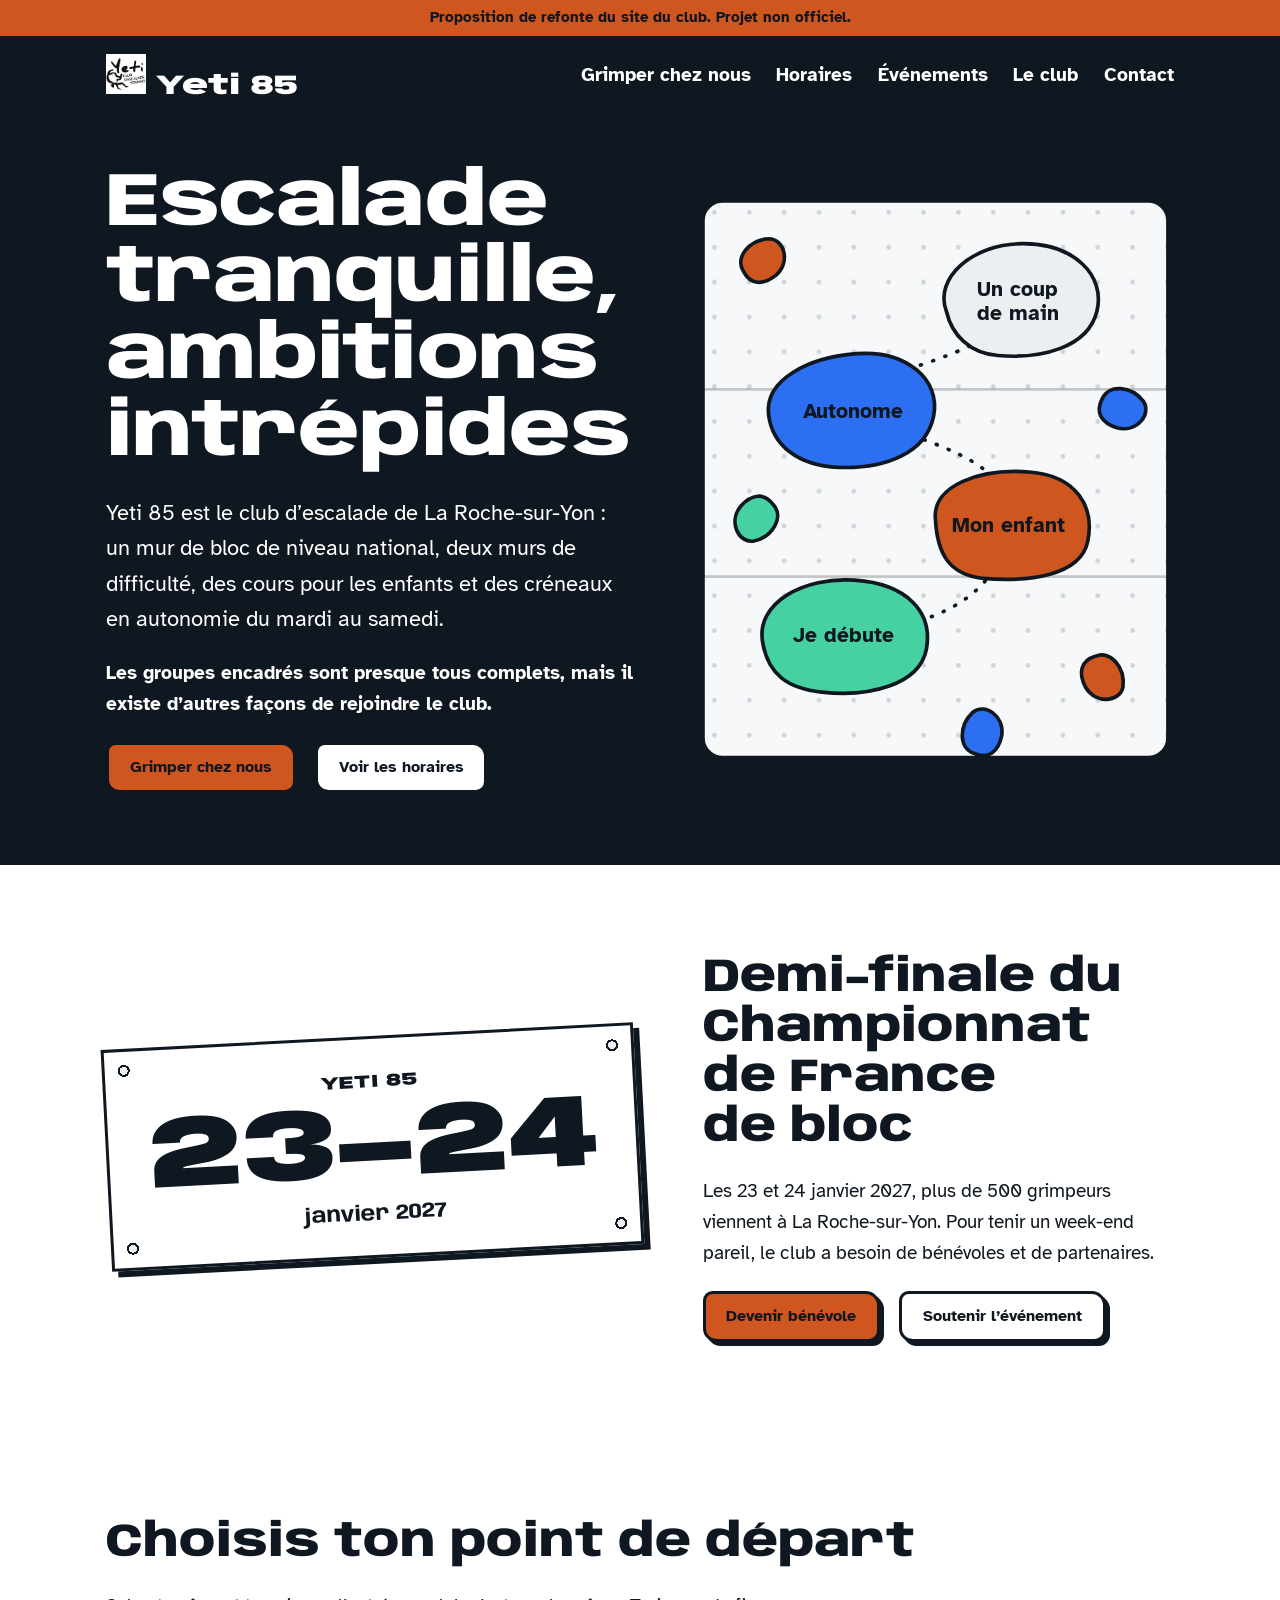
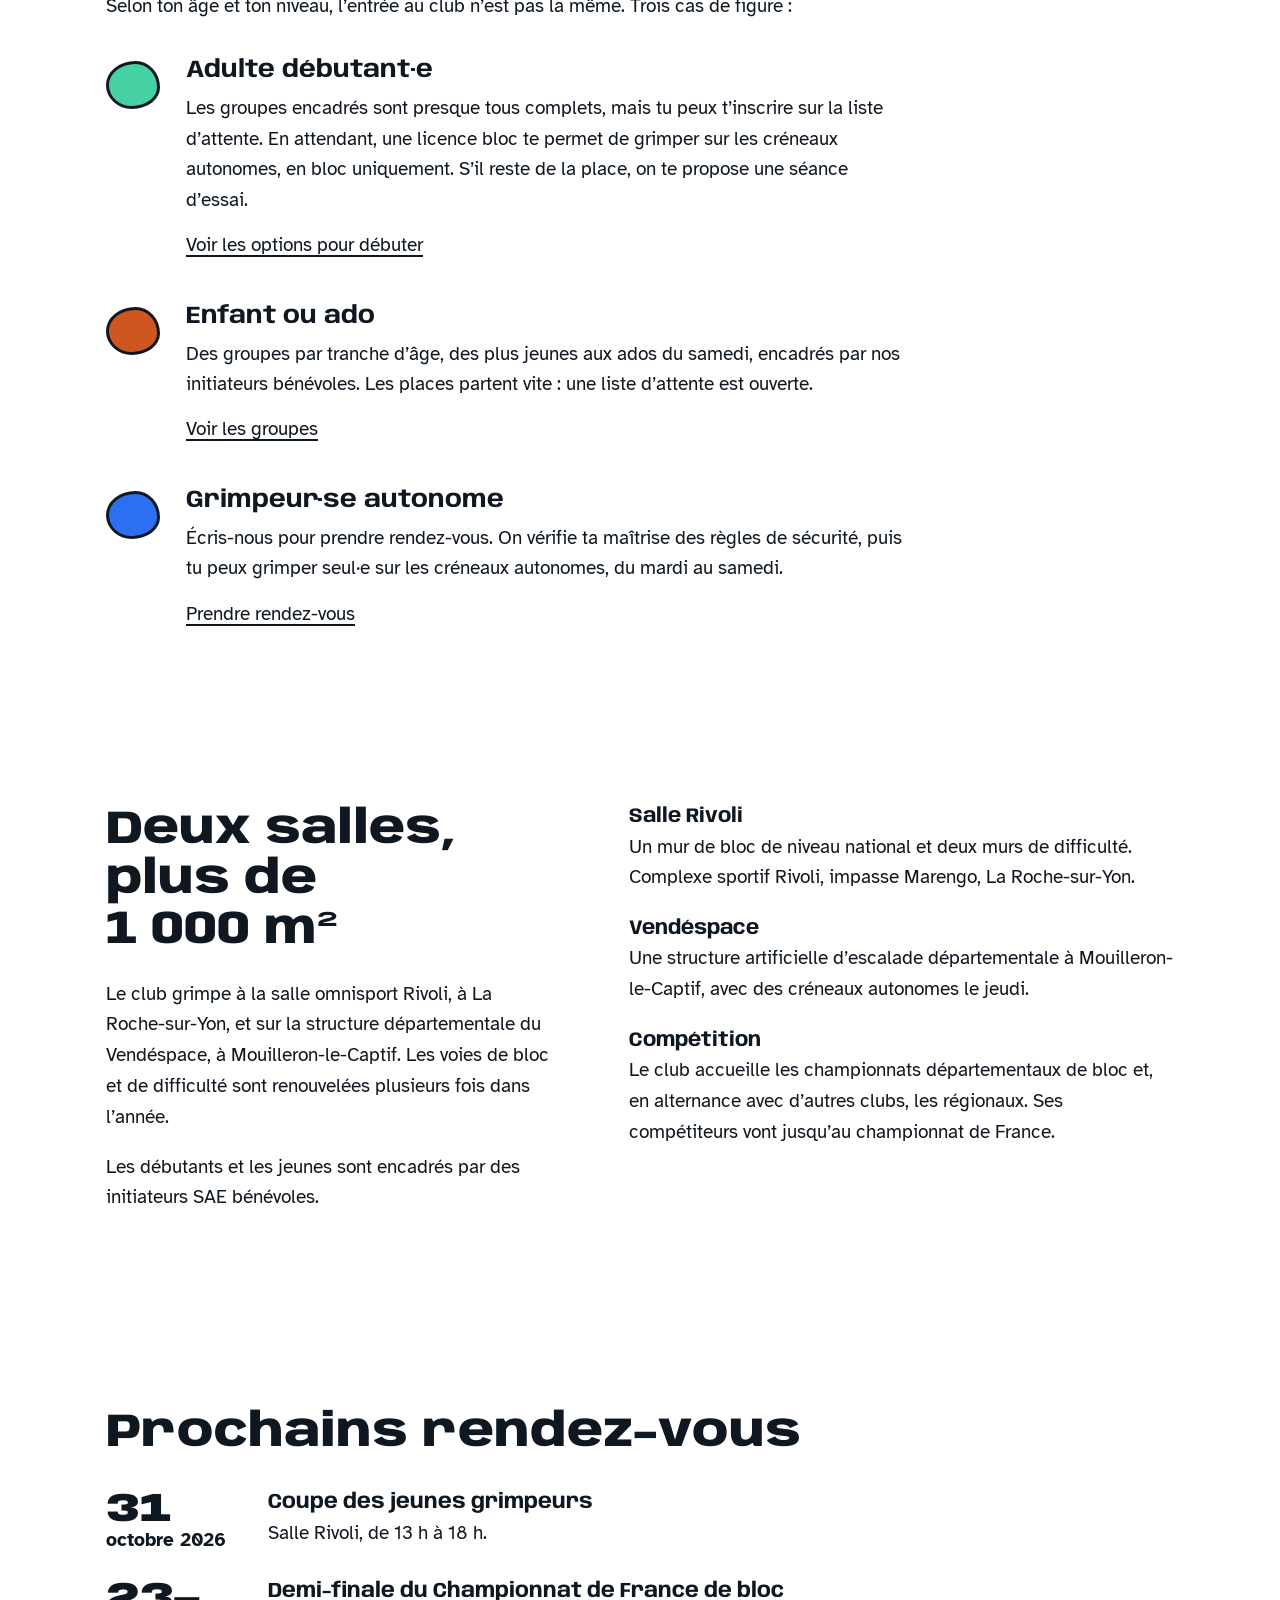
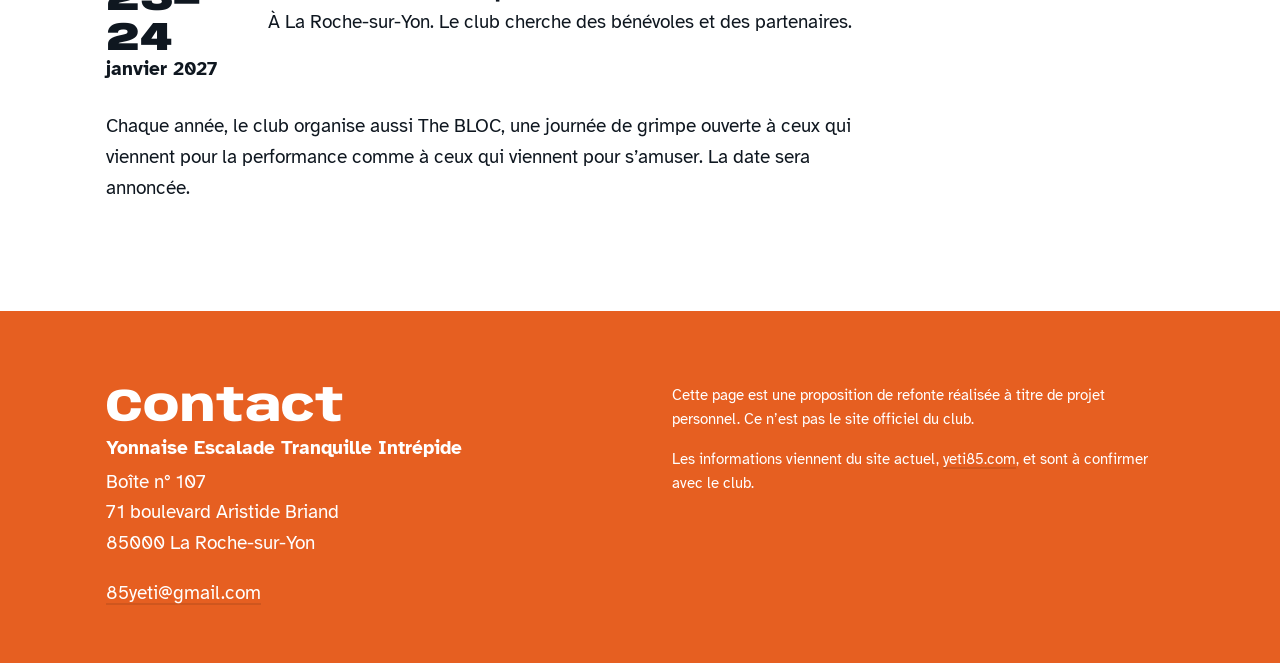
<file: index.html>
<!doctype html>
<html lang="fr">
<head>
  <meta charset="utf-8">
  <meta name="viewport" content="width=device-width, initial-scale=1">
  <title>Yeti 85 · Club d’escalade à La Roche-sur-Yon (concept de refonte)</title>
  <meta name="description" content="Club d’escalade de La Roche-sur-Yon : mur de bloc de niveau national, cours pour les enfants, créneaux autonomes du mardi au samedi.">
  <meta name="robots" content="noindex">
  <meta name="theme-color" content="#2150e6">
  <link rel="preconnect" href="https://fonts.googleapis.com">
  <link rel="preconnect" href="https://fonts.gstatic.com" crossorigin>
  <link rel="stylesheet" href="https://fonts.googleapis.com/css2?family=Anybody:wdth,wght@50..150,400..900&family=Atkinson+Hyperlegible:ital,wght@0,400;0,700;1,400&display=swap">
  <link rel="stylesheet" href="css/style.css">
  <script>document.documentElement.classList.add('js');</script>
  <script src="js/main.js" defer></script>
</head>
<body>
  <a class="skip" href="#main">Aller au contenu</a>
  <div class="concept-bar"><p>Proposition de refonte du site du club. Projet non officiel.</p></div>

  <header class="band--mat on-mat">
    <div class="site-header wrap">
      <a class="brand" href="index.html"><img src="img/logo.jpg" width="40" height="40" alt=""> Yeti 85</a>
      <button class="nav-toggle" type="button" aria-expanded="false" aria-controls="menu">Menu</button>
      <nav class="nav" id="menu" aria-label="Navigation principale">
        <a href="grimper.html">Grimper chez nous</a>
        <a href="horaires.html">Horaires</a>
        <a href="evenements.html">Événements</a>
        <a href="index.html#club">Le club</a>
        <a href="#contact">Contact</a>
      </nav>
    </div>
  </header>

  <main id="main">
    <section class="band--mat on-mat">
      <div class="hero wrap">
        <div class="hero-text">
          <h1>Escalade tranquille, ambitions intrépides</h1>
          <p class="lede">Yeti 85 est le club d’escalade de La Roche-sur-Yon&nbsp;: un mur de bloc de niveau national, deux murs de difficulté, des cours pour les enfants et des créneaux en autonomie du mardi au samedi.</p>
          <p class="waitlist">Les groupes encadrés sont presque tous complets, mais il existe d’autres façons de rejoindre le club.</p>
          <p class="actions">
            <a class="btn" href="grimper.html">Grimper chez nous</a>
            <a class="btn btn--white" href="horaires.html">Voir les horaires</a>
          </p>
        </div>

        <svg class="wall" viewBox="0 0 520 620" role="group" aria-label="Quatre prises pour choisir ton point de départ">
          <defs>
            <pattern id="bolts" width="38" height="38" patternUnits="userSpaceOnUse">
              <circle cx="19" cy="19" r="2.6" fill="#0f1720" fill-opacity=".16"/>
            </pattern>
          </defs>
          <rect x="6" y="6" width="508" height="608" rx="22" fill="#f6f8fa" stroke="#0f1720" stroke-width="5"/>
          <rect x="6" y="6" width="508" height="608" rx="22" fill="url(#bolts)"/>
          <path d="M6 212H514M6 416H514" stroke="#0f1720" stroke-opacity=".22" stroke-width="3"/>
          <path d="M160 480C260 470 330 440 340 360S230 270 170 235S330 190 350 115" fill="none" stroke="#0f1720" stroke-width="4" stroke-dasharray="1 13" stroke-linecap="round"/>

          <path class="decor f-jaune" style="--x:70px;--y:72px;--r:-20deg;--d:.05s" d="M-22 4C-26-14-4-26 16-20C32-14 30 12 10 20C-8 26-20 20-22 4Z"/>
          <path class="decor f-tomate" style="--x:462px;--y:232px;--r:35deg;--d:.12s" d="M-22 4C-26-14-4-26 16-20C32-14 30 12 10 20C-8 26-20 20-22 4Z"/>
          <path class="decor f-menthe" style="--x:66px;--y:352px;--r:150deg;--d:.2s" d="M-22 4C-26-14-4-26 16-20C32-14 30 12 10 20C-8 26-20 20-22 4Z"/>
          <path class="decor f-jaune" style="--x:442px;--y:524px;--r:80deg;--d:.28s" d="M-22 4C-26-14-4-26 16-20C32-14 30 12 10 20C-8 26-20 20-22 4Z"/>
          <path class="decor f-tomate" style="--x:310px;--y:588px;--r:-60deg;--d:.35s" d="M-22 4C-26-14-4-26 16-20C32-14 30 12 10 20C-8 26-20 20-22 4Z"/>

          <a class="hold" href="grimper.html#debutant" aria-label="Je débute : les options pour les adultes débutants" style="--x:160px;--y:480px;--d:.15s">
            <path class="blob f-menthe" d="M-88 10C-98-36-42-64 12-60C68-56 98-26 90 16C82 54 28 68-24 62C-62 58-82 42-88 10Z"/>
            <text x="0" y="0">Je débute</text>
          </a>
          <a class="hold" href="grimper.html#enfants" aria-label="Mon enfant : les groupes pour les enfants et les ados" style="--x:340px;--y:360px;--d:.25s">
            <path class="blob f-jaune" d="M-80-6C-84-44-30-62 22-58C74-54 94-20 86 18C78 56 20 62-28 58C-66 54-78 30-80-6Z"/>
            <text x="0" y="0">Mon enfant</text>
          </a>
          <a class="hold" href="grimper.html#autonome" aria-label="Autonome : prendre rendez-vous pour grimper en autonomie" style="--x:170px;--y:235px;--d:.35s">
            <path class="blob f-tomate" d="M-92 4C-96-34-48-58 4-62C58-66 96-34 88 6C80 46 36 64-16 62C-60 60-88 38-92 4Z"/>
            <text x="0" y="0">Autonome</text>
          </a>
          <a class="hold" href="evenements.html#benevoles" aria-label="Un coup de main : devenir bénévole" style="--x:350px;--y:115px;--d:.45s">
            <path class="blob f-chalk" d="M-78 12C-92-24-50-62 6-62C60-62 96-28 86 12C76 52 24 64-22 60C-52 58-72 38-78 12Z"/>
            <text><tspan x="0" y="-13">Un coup</tspan><tspan x="0" y="14">de main</tspan></text>
          </a>
        </svg>
      </div>
    </section>

    <section class="section" aria-labelledby="demi-titre">
      <div class="wrap bib-grid">
        <div class="bib" aria-hidden="true">
          <p class="bib-club">YETI 85</p>
          <p class="bib-date">23–24</p>
          <p class="bib-month">janvier 2027</p>
        </div>
        <div class="bib-text">
          <h2 id="demi-titre">Demi-finale du Championnat de France de bloc</h2>
          <p>Les 23 et 24 janvier 2027, plus de 500 grimpeurs viennent à La Roche-sur-Yon. Pour tenir un week-end pareil, le club a besoin de bénévoles et de partenaires.</p>
          <p class="actions">
            <a class="btn" href="evenements.html#benevoles">Devenir bénévole</a>
            <a class="btn btn--white" href="evenements.html#partenaires">Soutenir l’événement</a>
          </p>
        </div>
      </div>
    </section>

    <section class="section section--white" aria-labelledby="depart-titre">
      <div class="wrap">
        <h2 id="depart-titre">Choisis ton point de départ</h2>
        <p class="intro">Selon ton âge et ton niveau, l’entrée au club n’est pas la même. Trois cas de figure&nbsp;:</p>
        <ul class="paths">
          <li class="path path--menthe">
            <span class="dot" aria-hidden="true"></span>
            <div>
              <h3>Adulte débutant·e</h3>
              <p>Les groupes encadrés sont presque tous complets, mais tu peux t’inscrire sur la liste d’attente. En attendant, une licence bloc te permet de grimper sur les créneaux autonomes, en bloc uniquement. S’il reste de la place, on te propose une séance d’essai.</p>
              <a href="grimper.html#debutant">Voir les options pour débuter</a>
            </div>
          </li>
          <li class="path path--jaune">
            <span class="dot" aria-hidden="true"></span>
            <div>
              <h3>Enfant ou ado</h3>
              <p>Des groupes par tranche d’âge, des plus jeunes aux ados du samedi, encadrés par nos initiateurs bénévoles. Les places partent vite&nbsp;: une liste d’attente est ouverte.</p>
              <a href="grimper.html#enfants">Voir les groupes</a>
            </div>
          </li>
          <li class="path path--tomate">
            <span class="dot" aria-hidden="true"></span>
            <div>
              <h3>Grimpeur·se autonome</h3>
              <p>Écris-nous pour prendre rendez-vous. On vérifie ta maîtrise des règles de sécurité, puis tu peux grimper seul·e sur les créneaux autonomes, du mardi au samedi.</p>
              <a href="grimper.html#autonome">Prendre rendez-vous</a>
            </div>
          </li>
        </ul>
      </div>
    </section>

    <section class="section" id="club" aria-labelledby="club-titre">
      <div class="wrap venues">
        <div>
          <h2 id="club-titre">Deux salles, plus de 1&nbsp;000&nbsp;m²</h2>
          <p>Le club grimpe à la salle omnisport Rivoli, à La Roche-sur-Yon, et sur la structure départementale du Vendéspace, à Mouilleron-le-Captif. Les voies de bloc et de difficulté sont renouvelées plusieurs fois dans l’année.</p>
          <p>Les débutants et les jeunes sont encadrés par des initiateurs SAE bénévoles.</p>
        </div>
        <dl class="facts">
          <div>
            <dt>Salle Rivoli</dt>
            <dd>Un mur de bloc de niveau national et deux murs de difficulté. Complexe sportif Rivoli, impasse Marengo, La Roche-sur-Yon.</dd>
          </div>
          <div>
            <dt>Vendéspace</dt>
            <dd>Une structure artificielle d’escalade départementale à Mouilleron-le-Captif, avec des créneaux autonomes le jeudi.</dd>
          </div>
          <div>
            <dt>Compétition</dt>
            <dd>Le club accueille les championnats départementaux de bloc et, en alternance avec d’autres clubs, les régionaux. Ses compétiteurs vont jusqu’au championnat de France.</dd>
          </div>
        </dl>
      </div>
    </section>

    <section class="section section--white" aria-labelledby="dates-titre">
      <div class="wrap">
        <h2 id="dates-titre">Prochains rendez-vous</h2>
        <ul class="dates">
          <li class="date">
            <time class="when" datetime="2026-10-31"><strong>31</strong><span>octobre 2026</span></time>
            <div>
              <h3>Coupe des jeunes grimpeurs</h3>
              <p>Salle Rivoli, de 13&nbsp;h à 18&nbsp;h.</p>
            </div>
          </li>
          <li class="date">
            <time class="when" datetime="2027-01-23"><strong>23–24</strong><span>janvier 2027</span></time>
            <div>
              <h3>Demi-finale du Championnat de France de bloc</h3>
              <p>À La Roche-sur-Yon. Le club cherche des bénévoles et des partenaires.</p>
            </div>
          </li>
        </ul>
        <p class="intro intro--spaced">Chaque année, le club organise aussi The BLOC, une journée de grimpe ouverte à ceux qui viennent pour la performance comme à ceux qui viennent pour s’amuser. La date sera annoncée.</p>
      </div>
    </section>
  </main>

  <footer class="site-footer on-mat" id="contact">
    <div class="wrap grid">
      <div>
        <h2>Contact</h2>
        <address>
          <p class="acro">Yonnaise Escalade Tranquille Intrépide</p>
          <p>Boîte n°&nbsp;107<br>71 boulevard Aristide Briand<br>85000 La Roche-sur-Yon</p>
          <p><a href="mailto:85yeti@gmail.com">85yeti@gmail.com</a></p>
        </address>
      </div>
      <div class="legal">
        <p>Cette page est une proposition de refonte réalisée à titre de projet personnel. Ce n’est pas le site officiel du club.</p>
        <p>Les informations viennent du site actuel, <a href="http://yeti85.com">yeti85.com</a>, et sont à confirmer avec le club.</p>
      </div>
    </div>
  </footer>
</body>
</html>
</file>
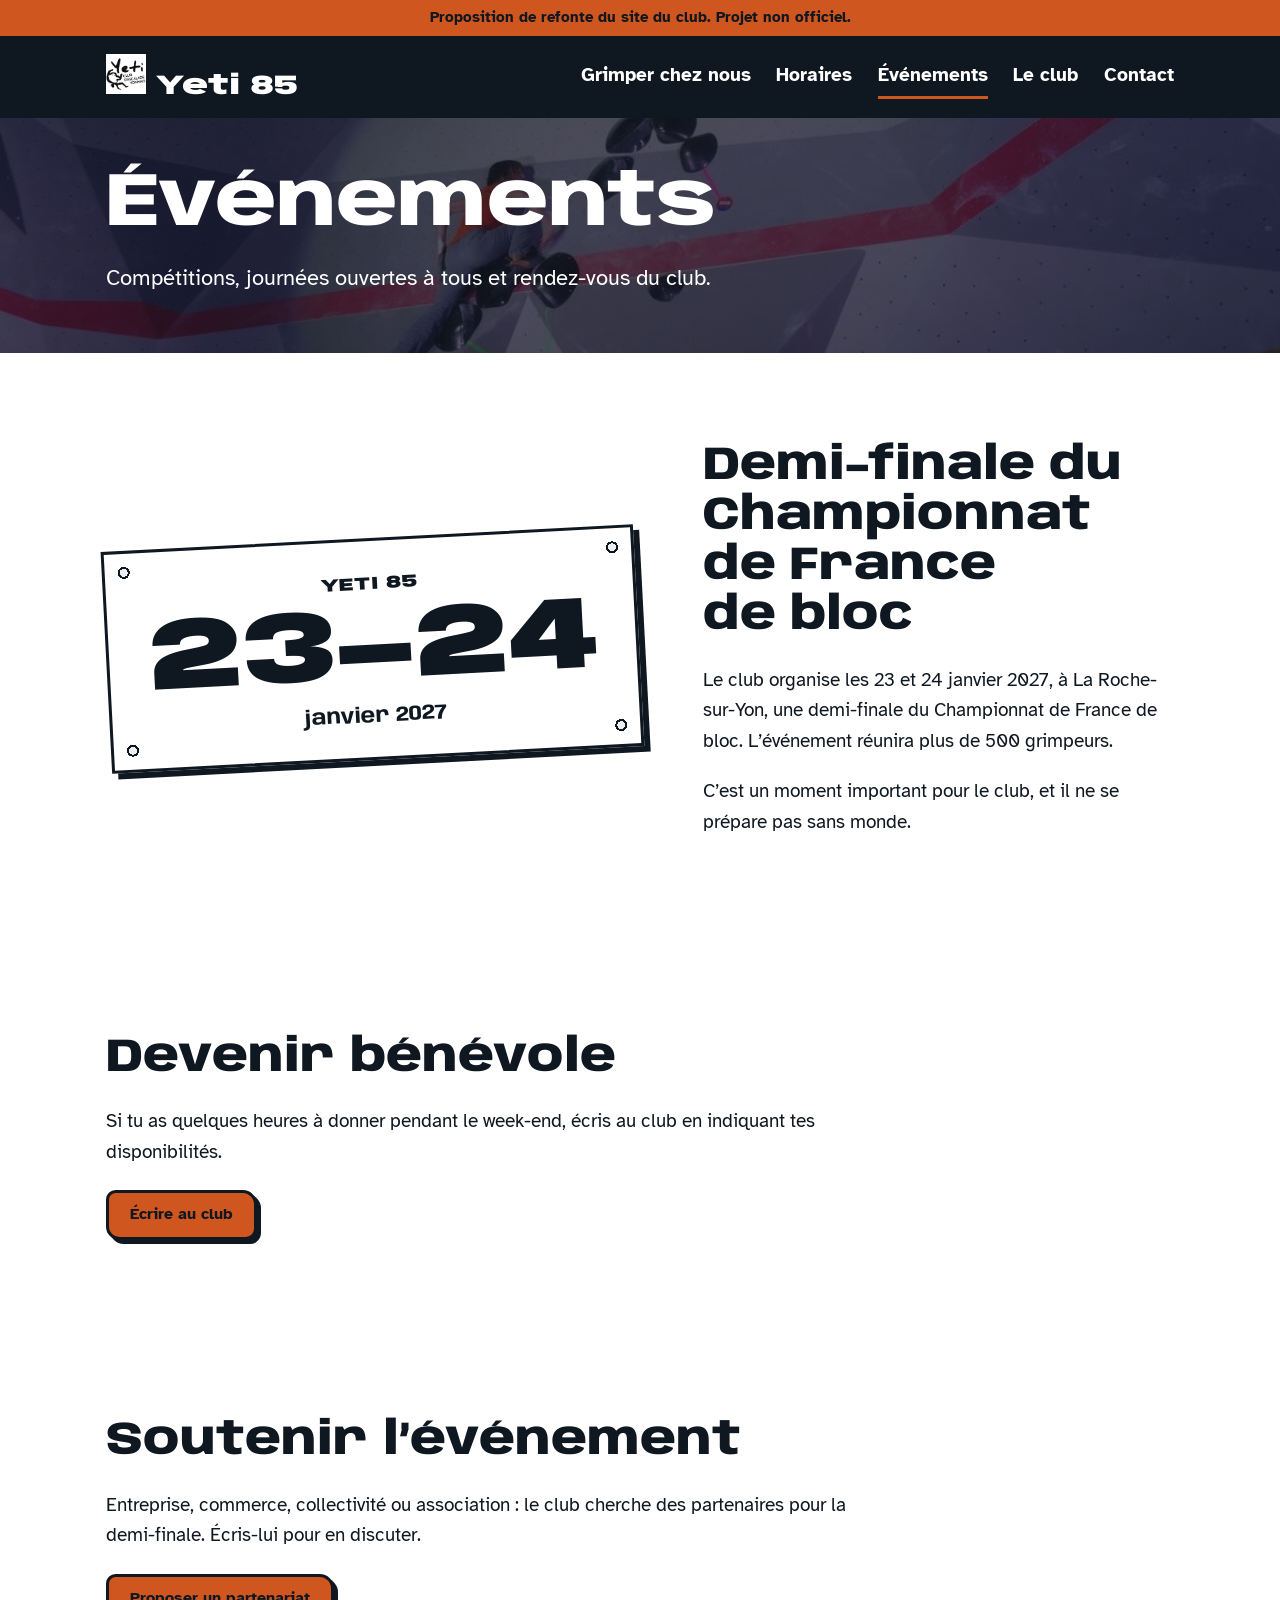
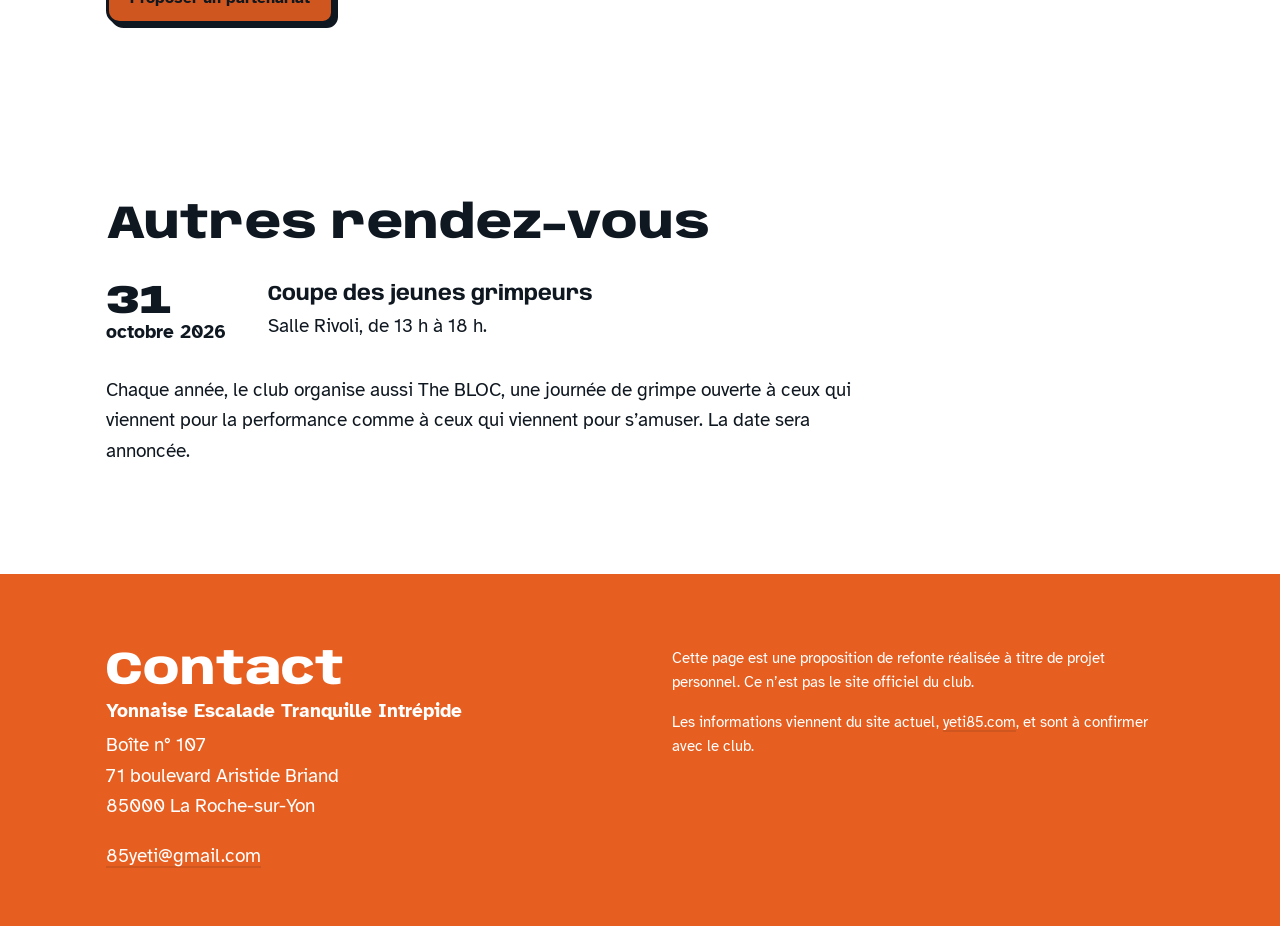
<file: evenements.html>
<!doctype html>
<html lang="fr">
<head>
  <meta charset="utf-8">
  <meta name="viewport" content="width=device-width, initial-scale=1">
  <title>Événements · Yeti 85 (concept de refonte)</title>
  <meta name="description" content="Demi-finale du Championnat de France de bloc, Coupe des jeunes grimpeurs, The BLOC : les événements du club d’escalade Yeti 85.">
  <meta name="robots" content="noindex">
  <meta name="theme-color" content="#2150e6">
  <link rel="preconnect" href="https://fonts.googleapis.com">
  <link rel="preconnect" href="https://fonts.gstatic.com" crossorigin>
  <link rel="stylesheet" href="https://fonts.googleapis.com/css2?family=Anybody:wdth,wght@50..150,400..900&family=Atkinson+Hyperlegible:ital,wght@0,400;0,700;1,400&display=swap">
  <link rel="stylesheet" href="css/style.css">
  <script>document.documentElement.classList.add('js');</script>
  <script src="js/main.js" defer></script>
</head>
<body>
  <a class="skip" href="#main">Aller au contenu</a>
  <div class="concept-bar"><p>Proposition de refonte du site du club. Projet non officiel.</p></div>

  <header class="band--mat on-mat">
    <div class="site-header wrap">
      <a class="brand" href="index.html"><img src="img/logo.jpg" width="40" height="40" alt=""> Yeti 85</a>
      <button class="nav-toggle" type="button" aria-expanded="false" aria-controls="menu">Menu</button>
      <nav class="nav" id="menu" aria-label="Navigation principale">
        <a href="grimper.html">Grimper chez nous</a>
        <a href="horaires.html">Horaires</a>
        <a href="evenements.html" aria-current="page">Événements</a>
        <a href="index.html#club">Le club</a>
        <a href="#contact">Contact</a>
      </nav>
    </div>
  </header>

  <main id="main">
    <section class="band--mat on-mat page-banner">
      <div class="page-head wrap">
        <h1>Événements</h1>
        <p>Compétitions, journées ouvertes à tous et rendez-vous du club.</p>
      </div>
    </section>

    <section class="section" aria-labelledby="demi-titre">
      <div class="wrap bib-grid">
        <div class="bib" aria-hidden="true">
          <p class="bib-club">YETI 85</p>
          <p class="bib-date">23–24</p>
          <p class="bib-month">janvier 2027</p>
        </div>
        <div class="bib-text">
          <h2 id="demi-titre">Demi-finale du Championnat de France de bloc</h2>
          <p>Le club organise les 23 et 24 janvier 2027, à La Roche-sur-Yon, une demi-finale du Championnat de France de bloc. L’événement réunira plus de 500 grimpeurs.</p>
          <p>C’est un moment important pour le club, et il ne se prépare pas sans monde.</p>
        </div>
      </div>
    </section>

    <section class="section section--white" id="benevoles" aria-labelledby="benevoles-titre">
      <div class="wrap">
        <h2 id="benevoles-titre">Devenir bénévole</h2>
        <p class="intro">Si tu as quelques heures à donner pendant le week-end, écris au club en indiquant tes disponibilités.</p>
        <p class="actions">
          <a class="btn" href="mailto:85yeti@gmail.com?subject=B%C3%A9n%C3%A9vole%20-%20demi-finale%20de%20bloc">Écrire au club</a>
        </p>
      </div>
    </section>

    <section class="section" id="partenaires" aria-labelledby="partenaires-titre">
      <div class="wrap">
        <h2 id="partenaires-titre">Soutenir l’événement</h2>
        <p class="intro">Entreprise, commerce, collectivité ou association&nbsp;: le club cherche des partenaires pour la demi-finale. Écris-lui pour en discuter.</p>
        <p class="actions">
          <a class="btn" href="mailto:85yeti@gmail.com?subject=Partenariat%20-%20demi-finale%20de%20bloc">Proposer un partenariat</a>
        </p>
      </div>
    </section>

    <section class="section section--white" aria-labelledby="autres-titre">
      <div class="wrap">
        <h2 id="autres-titre">Autres rendez-vous</h2>
        <ul class="dates">
          <li class="date">
            <time class="when" datetime="2026-10-31"><strong>31</strong><span>octobre 2026</span></time>
            <div>
              <h3>Coupe des jeunes grimpeurs</h3>
              <p>Salle Rivoli, de 13&nbsp;h à 18&nbsp;h.</p>
            </div>
          </li>
        </ul>
        <p class="intro intro--spaced">Chaque année, le club organise aussi The BLOC, une journée de grimpe ouverte à ceux qui viennent pour la performance comme à ceux qui viennent pour s’amuser. La date sera annoncée.</p>
      </div>
    </section>
  </main>

  <footer class="site-footer on-mat" id="contact">
    <div class="wrap grid">
      <div>
        <h2>Contact</h2>
        <address>
          <p class="acro">Yonnaise Escalade Tranquille Intrépide</p>
          <p>Boîte n°&nbsp;107<br>71 boulevard Aristide Briand<br>85000 La Roche-sur-Yon</p>
          <p><a href="mailto:85yeti@gmail.com">85yeti@gmail.com</a></p>
        </address>
      </div>
      <div class="legal">
        <p>Cette page est une proposition de refonte réalisée à titre de projet personnel. Ce n’est pas le site officiel du club.</p>
        <p>Les informations viennent du site actuel, <a href="http://yeti85.com">yeti85.com</a>, et sont à confirmer avec le club.</p>
      </div>
    </div>
  </footer>
</body>
</html>
</file>
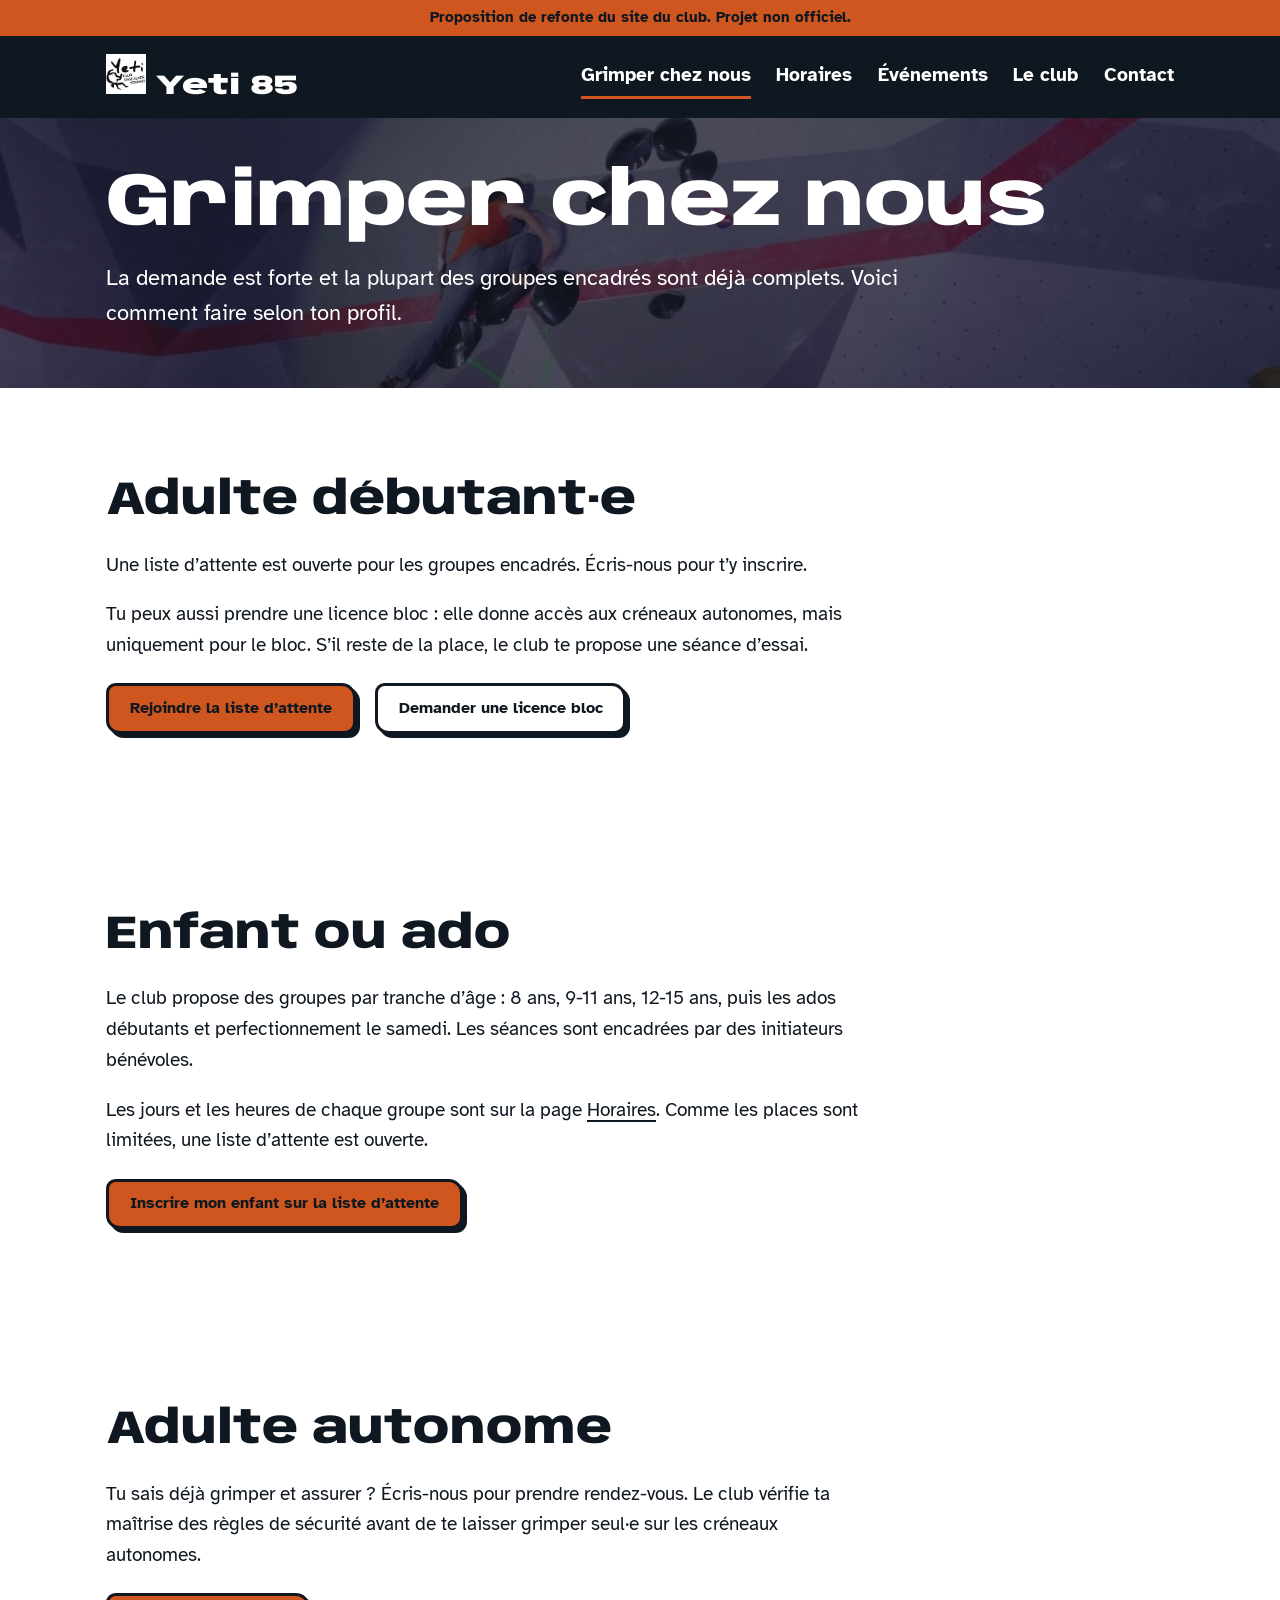
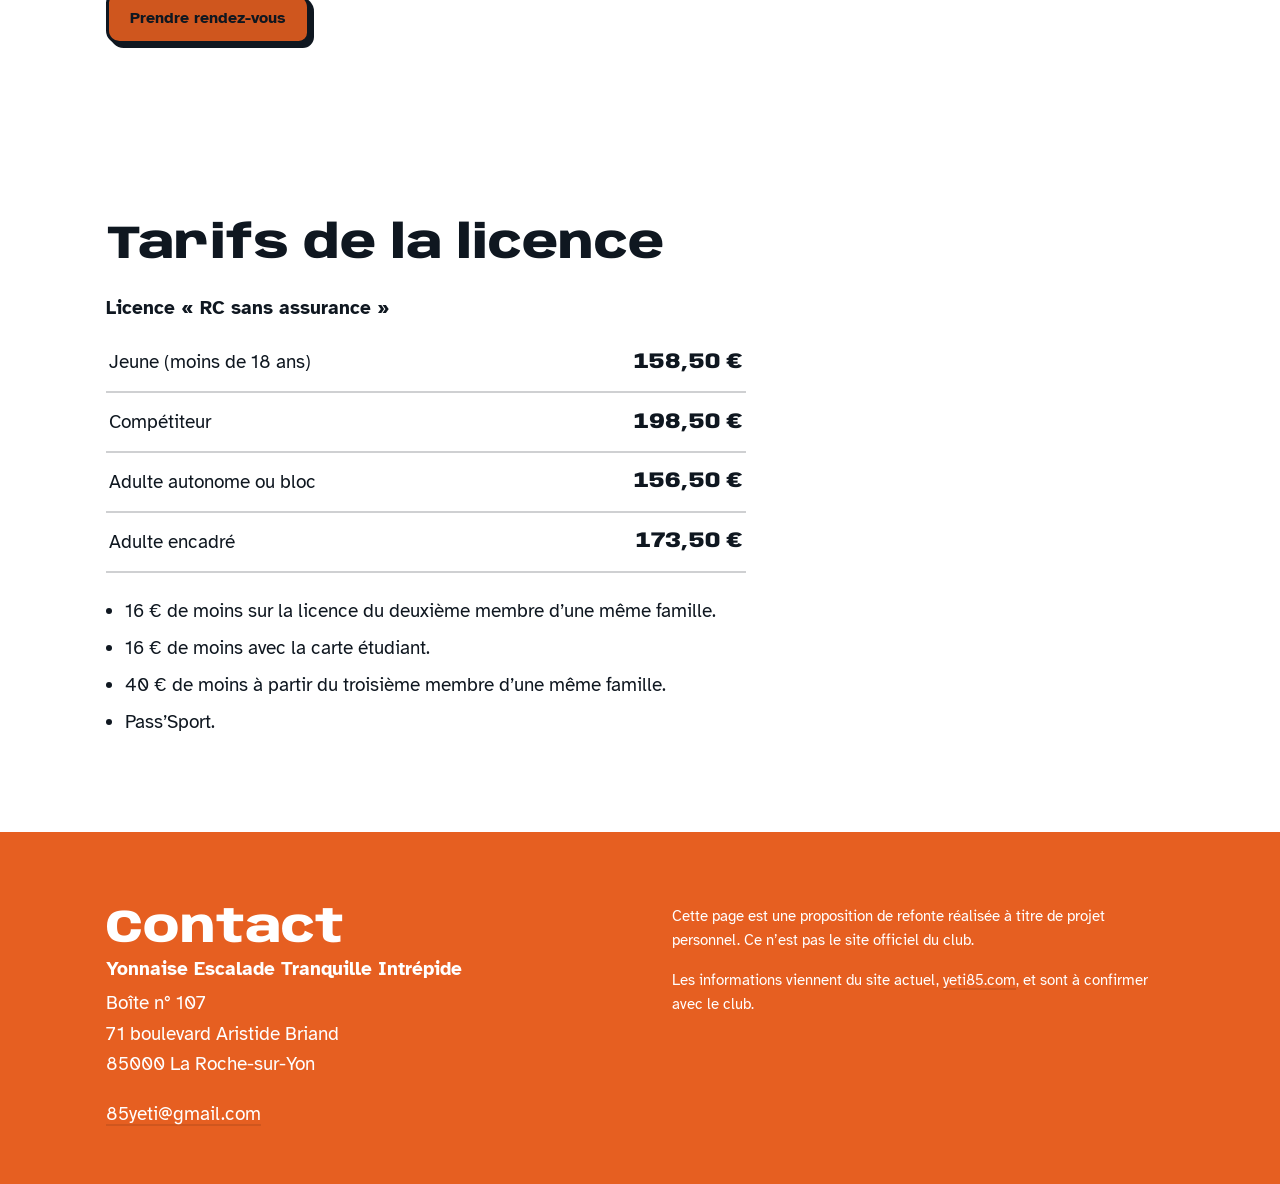
<file: grimper.html>
<!doctype html>
<html lang="fr">
<head>
  <meta charset="utf-8">
  <meta name="viewport" content="width=device-width, initial-scale=1">
  <title>Grimper chez nous · Yeti 85 (concept de refonte)</title>
  <meta name="description" content="Comment rejoindre le club d’escalade Yeti 85 à La Roche-sur-Yon : adultes débutants, enfants, grimpeurs autonomes, tarifs de la licence.">
  <meta name="robots" content="noindex">
  <meta name="theme-color" content="#2150e6">
  <link rel="preconnect" href="https://fonts.googleapis.com">
  <link rel="preconnect" href="https://fonts.gstatic.com" crossorigin>
  <link rel="stylesheet" href="https://fonts.googleapis.com/css2?family=Anybody:wdth,wght@50..150,400..900&family=Atkinson+Hyperlegible:ital,wght@0,400;0,700;1,400&display=swap">
  <link rel="stylesheet" href="css/style.css">
  <script>document.documentElement.classList.add('js');</script>
  <script src="js/main.js" defer></script>
</head>
<body>
  <a class="skip" href="#main">Aller au contenu</a>
  <div class="concept-bar"><p>Proposition de refonte du site du club. Projet non officiel.</p></div>

  <header class="band--mat on-mat">
    <div class="site-header wrap">
      <a class="brand" href="index.html"><img src="img/logo.jpg" width="40" height="40" alt=""> Yeti 85</a>
      <button class="nav-toggle" type="button" aria-expanded="false" aria-controls="menu">Menu</button>
      <nav class="nav" id="menu" aria-label="Navigation principale">
        <a href="grimper.html" aria-current="page">Grimper chez nous</a>
        <a href="horaires.html">Horaires</a>
        <a href="evenements.html">Événements</a>
        <a href="index.html#club">Le club</a>
        <a href="#contact">Contact</a>
      </nav>
    </div>
  </header>

  <main id="main">
    <section class="band--mat on-mat page-banner">
      <div class="page-head wrap">
        <h1>Grimper chez nous</h1>
        <p>La demande est forte et la plupart des groupes encadrés sont déjà complets. Voici comment faire selon ton profil.</p>
      </div>
    </section>

    <section class="section" id="debutant" aria-labelledby="debutant-titre">
      <div class="wrap">
        <h2 id="debutant-titre">Adulte débutant·e</h2>
        <p class="intro">Une liste d’attente est ouverte pour les groupes encadrés. Écris-nous pour t’y inscrire.</p>
        <p class="intro">Tu peux aussi prendre une licence bloc&nbsp;: elle donne accès aux créneaux autonomes, mais uniquement pour le bloc. S’il reste de la place, le club te propose une séance d’essai.</p>
        <p class="actions">
          <a class="btn" href="mailto:85yeti@gmail.com?subject=Liste%20d%27attente%20-%20adulte%20d%C3%A9butant">Rejoindre la liste d’attente</a>
          <a class="btn btn--white" href="mailto:85yeti@gmail.com?subject=Licence%20bloc%20-%20adulte%20d%C3%A9butant">Demander une licence bloc</a>
        </p>
      </div>
    </section>

    <section class="section section--white" id="enfants" aria-labelledby="enfants-titre">
      <div class="wrap">
        <h2 id="enfants-titre">Enfant ou ado</h2>
        <p class="intro">Le club propose des groupes par tranche d’âge&nbsp;: 8&nbsp;ans, 9-11&nbsp;ans, 12-15&nbsp;ans, puis les ados débutants et perfectionnement le samedi. Les séances sont encadrées par des initiateurs bénévoles.</p>
        <p class="intro">Les jours et les heures de chaque groupe sont sur la page <a href="horaires.html">Horaires</a>. Comme les places sont limitées, une liste d’attente est ouverte.</p>
        <p class="actions">
          <a class="btn" href="mailto:85yeti@gmail.com?subject=Liste%20d%27attente%20-%20enfant%20ou%20ado">Inscrire mon enfant sur la liste d’attente</a>
        </p>
      </div>
    </section>

    <section class="section" id="autonome" aria-labelledby="autonome-titre">
      <div class="wrap">
        <h2 id="autonome-titre">Adulte autonome</h2>
        <p class="intro">Tu sais déjà grimper et assurer&nbsp;? Écris-nous pour prendre rendez-vous. Le club vérifie ta maîtrise des règles de sécurité avant de te laisser grimper seul·e sur les créneaux autonomes.</p>
        <p class="actions">
          <a class="btn" href="mailto:85yeti@gmail.com?subject=Rendez-vous%20-%20adulte%20autonome">Prendre rendez-vous</a>
        </p>
      </div>
    </section>

    <section class="section section--white" id="tarifs" aria-labelledby="tarifs-titre">
      <div class="wrap">
        <h2 id="tarifs-titre">Tarifs de la licence</h2>
        <table class="price">
          <caption>Licence «&nbsp;RC sans assurance&nbsp;»</caption>
          <tbody>
            <tr><th scope="row">Jeune (moins de 18 ans)</th><td>158,50&nbsp;€</td></tr>
            <tr><th scope="row">Compétiteur</th><td>198,50&nbsp;€</td></tr>
            <tr><th scope="row">Adulte autonome ou bloc</th><td>156,50&nbsp;€</td></tr>
            <tr><th scope="row">Adulte encadré</th><td>173,50&nbsp;€</td></tr>
          </tbody>
        </table>
        <ul class="discounts">
          <li>16&nbsp;€ de moins sur la licence du deuxième membre d’une même famille.</li>
          <li>16&nbsp;€ de moins avec la carte étudiant.</li>
          <li>40&nbsp;€ de moins à partir du troisième membre d’une même famille.</li>
          <li>Pass’Sport.</li>
        </ul>
      </div>
    </section>
  </main>

  <footer class="site-footer on-mat" id="contact">
    <div class="wrap grid">
      <div>
        <h2>Contact</h2>
        <address>
          <p class="acro">Yonnaise Escalade Tranquille Intrépide</p>
          <p>Boîte n°&nbsp;107<br>71 boulevard Aristide Briand<br>85000 La Roche-sur-Yon</p>
          <p><a href="mailto:85yeti@gmail.com">85yeti@gmail.com</a></p>
        </address>
      </div>
      <div class="legal">
        <p>Cette page est une proposition de refonte réalisée à titre de projet personnel. Ce n’est pas le site officiel du club.</p>
        <p>Les informations viennent du site actuel, <a href="http://yeti85.com">yeti85.com</a>, et sont à confirmer avec le club.</p>
      </div>
    </div>
  </footer>
</body>
</html>
</file>
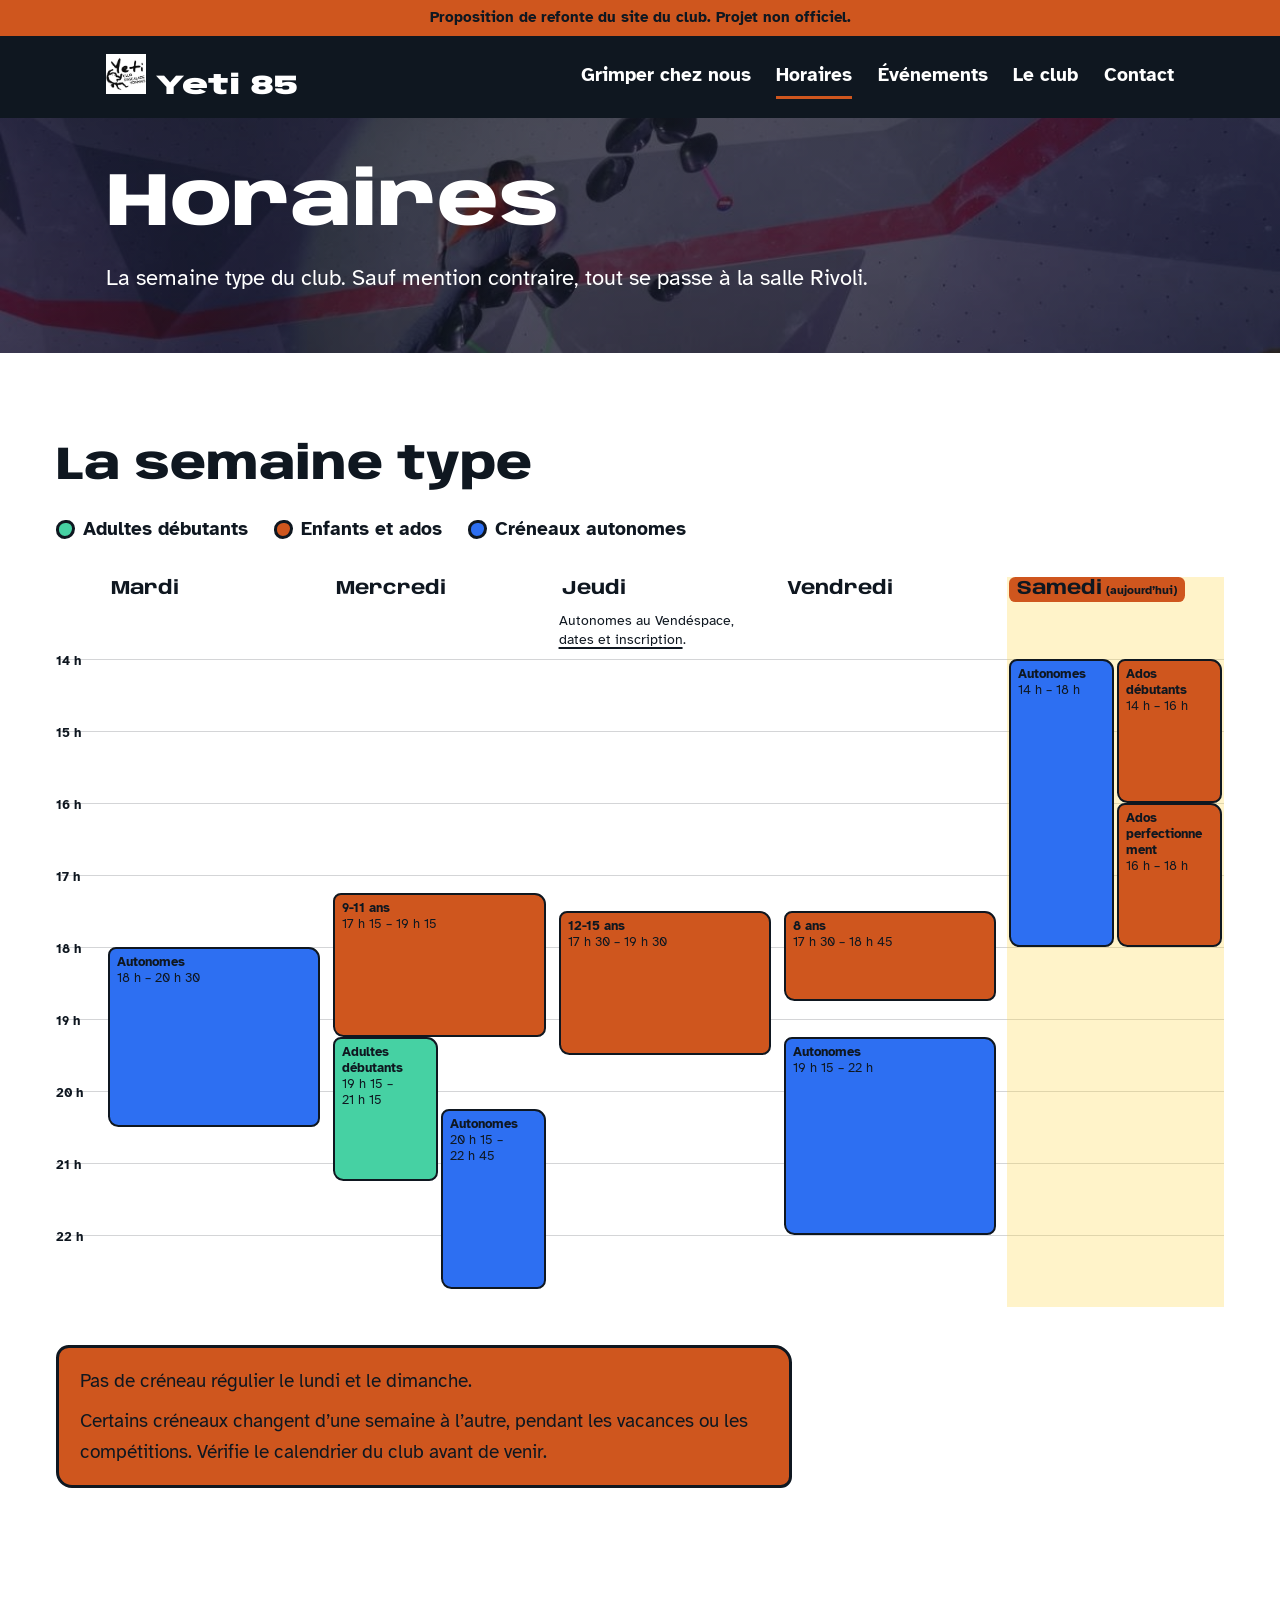
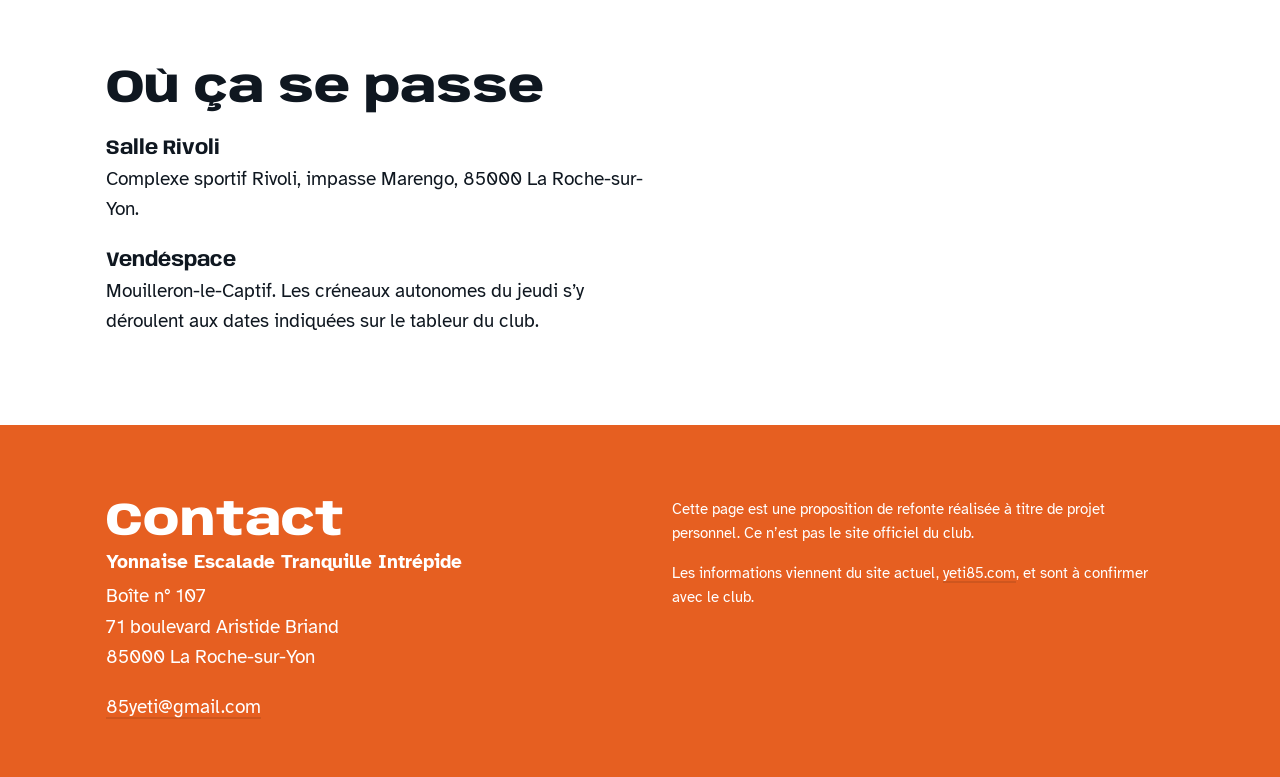
<file: horaires.html>
<!doctype html>
<html lang="fr">
<head>
  <meta charset="utf-8">
  <meta name="viewport" content="width=device-width, initial-scale=1">
  <title>Horaires · Yeti 85 (concept de refonte)</title>
  <meta name="description" content="Les créneaux de la semaine au club d’escalade Yeti 85 : enfants, ados, adultes débutants et créneaux autonomes.">
  <meta name="robots" content="noindex">
  <meta name="theme-color" content="#2150e6">
  <link rel="preconnect" href="https://fonts.googleapis.com">
  <link rel="preconnect" href="https://fonts.gstatic.com" crossorigin>
  <link rel="stylesheet" href="https://fonts.googleapis.com/css2?family=Anybody:wdth,wght@50..150,400..900&family=Atkinson+Hyperlegible:ital,wght@0,400;0,700;1,400&display=swap">
  <link rel="stylesheet" href="css/style.css">
  <script>document.documentElement.classList.add('js');</script>
  <script src="js/main.js" defer></script>
</head>
<body>
  <a class="skip" href="#main">Aller au contenu</a>
  <div class="concept-bar"><p>Proposition de refonte du site du club. Projet non officiel.</p></div>

  <header class="band--mat on-mat">
    <div class="site-header wrap">
      <a class="brand" href="index.html"><img src="img/logo.jpg" width="40" height="40" alt=""> Yeti 85</a>
      <button class="nav-toggle" type="button" aria-expanded="false" aria-controls="menu">Menu</button>
      <nav class="nav" id="menu" aria-label="Navigation principale">
        <a href="grimper.html">Grimper chez nous</a>
        <a href="horaires.html" aria-current="page">Horaires</a>
        <a href="evenements.html">Événements</a>
        <a href="index.html#club">Le club</a>
        <a href="#contact">Contact</a>
      </nav>
    </div>
  </header>

  <main id="main">
    <section class="band--mat on-mat page-banner">
      <div class="page-head wrap">
        <h1>Horaires</h1>
        <p>La semaine type du club. Sauf mention contraire, tout se passe à la salle Rivoli.</p>
      </div>
    </section>

    <section class="section" aria-labelledby="semaine-titre">
      <div class="wrap wrap--wide">
        <h2 id="semaine-titre">La semaine type</h2>

        <ul class="legend">
          <li class="is-debutant"><i></i>Adultes débutants</li>
          <li class="is-jeunes"><i></i>Enfants et ados</li>
          <li class="is-autonome"><i></i>Créneaux autonomes</li>
        </ul>

        <div class="week">
          <div class="axis" aria-hidden="true">
            <div class="axis-scale">
              <span style="--a:1">14&nbsp;h</span>
              <span style="--a:5">15&nbsp;h</span>
              <span style="--a:9">16&nbsp;h</span>
              <span style="--a:13">17&nbsp;h</span>
              <span style="--a:17">18&nbsp;h</span>
              <span style="--a:21">19&nbsp;h</span>
              <span style="--a:25">20&nbsp;h</span>
              <span style="--a:29">21&nbsp;h</span>
              <span style="--a:33">22&nbsp;h</span>
            </div>
          </div>

          <section class="day" data-day="2" style="--col:2" aria-labelledby="d-mardi">
            <h3 id="d-mardi"><span>Mardi</span></h3>
            <ul class="slots">
              <li class="slot slot--autonome" style="--a:17;--b:27"><strong>Autonomes</strong> <span>18&nbsp;h – 20&nbsp;h&nbsp;30</span></li>
            </ul>
          </section>

          <section class="day" data-day="3" style="--col:3" aria-labelledby="d-mercredi">
            <h3 id="d-mercredi"><span>Mercredi</span></h3>
            <ul class="slots">
              <li class="slot slot--jeunes" style="--a:14;--b:22"><strong>9-11 ans</strong> <span>17&nbsp;h&nbsp;15 – 19&nbsp;h&nbsp;15</span></li>
              <li class="slot slot--debutant slot--l" style="--a:22;--b:30"><strong>Adultes débutants</strong> <span>19&nbsp;h&nbsp;15 – 21&nbsp;h&nbsp;15</span></li>
              <li class="slot slot--autonome slot--r" style="--a:26;--b:36"><strong>Autonomes</strong> <span>20&nbsp;h&nbsp;15 – 22&nbsp;h&nbsp;45</span></li>
            </ul>
          </section>

          <section class="day" data-day="4" style="--col:4" aria-labelledby="d-jeudi">
            <h3 id="d-jeudi"><span>Jeudi</span></h3>
            <p class="note">Autonomes au Vendéspace, <a href="https://docs.google.com/spreadsheets/u/0/d/e/2PACX-1vQvJsZ0Q7iwlqKbPo_3T8-2CxaV8DAR3h675I-YDqQnxgIcHNtQl9yZJodZxEz8lF0gZwclfpCr2fG-/pubhtml?gid=1596842368&amp;single=true&amp;urp=gmail_link">dates et inscription</a>.</p>
            <ul class="slots">
              <li class="slot slot--jeunes" style="--a:15;--b:23"><strong>12-15 ans</strong> <span>17&nbsp;h&nbsp;30 – 19&nbsp;h&nbsp;30</span></li>
            </ul>
          </section>

          <section class="day" data-day="5" style="--col:5" aria-labelledby="d-vendredi">
            <h3 id="d-vendredi"><span>Vendredi</span></h3>
            <ul class="slots">
              <li class="slot slot--jeunes" style="--a:15;--b:20"><strong>8 ans</strong> <span>17&nbsp;h&nbsp;30 – 18&nbsp;h&nbsp;45</span></li>
              <li class="slot slot--autonome" style="--a:22;--b:33"><strong>Autonomes</strong> <span>19&nbsp;h&nbsp;15 – 22&nbsp;h</span></li>
            </ul>
          </section>

          <section class="day" data-day="6" style="--col:6" aria-labelledby="d-samedi">
            <h3 id="d-samedi"><span>Samedi</span></h3>
            <ul class="slots">
              <li class="slot slot--autonome slot--l" style="--a:1;--b:17"><strong>Autonomes</strong> <span>14&nbsp;h – 18&nbsp;h</span></li>
              <li class="slot slot--jeunes slot--r" style="--a:1;--b:9"><strong>Ados débutants</strong> <span>14&nbsp;h – 16&nbsp;h</span></li>
              <li class="slot slot--jeunes slot--r" style="--a:9;--b:17"><strong>Ados perfectionnement</strong> <span>16&nbsp;h – 18&nbsp;h</span></li>
            </ul>
          </section>
        </div>

        <div class="week-notes">
          <div class="notice">
            <p>Pas de créneau régulier le lundi et le dimanche.</p>
            <p>Certains créneaux changent d’une semaine à l’autre, pendant les vacances ou les compétitions. Vérifie le calendrier du club avant de venir.</p>
          </div>
        </div>
      </div>
    </section>

    <section class="section section--white" aria-labelledby="lieux-titre">
      <div class="wrap">
        <h2 id="lieux-titre">Où ça se passe</h2>
        <dl class="facts">
          <div>
            <dt>Salle Rivoli</dt>
            <dd>Complexe sportif Rivoli, impasse Marengo, 85000 La Roche-sur-Yon.</dd>
          </div>
          <div>
            <dt>Vendéspace</dt>
            <dd>Mouilleron-le-Captif. Les créneaux autonomes du jeudi s’y déroulent aux dates indiquées sur le tableur du club.</dd>
          </div>
        </dl>
      </div>
    </section>
  </main>

  <footer class="site-footer on-mat" id="contact">
    <div class="wrap grid">
      <div>
        <h2>Contact</h2>
        <address>
          <p class="acro">Yonnaise Escalade Tranquille Intrépide</p>
          <p>Boîte n°&nbsp;107<br>71 boulevard Aristide Briand<br>85000 La Roche-sur-Yon</p>
          <p><a href="mailto:85yeti@gmail.com">85yeti@gmail.com</a></p>
        </address>
      </div>
      <div class="legal">
        <p>Cette page est une proposition de refonte réalisée à titre de projet personnel. Ce n’est pas le site officiel du club.</p>
        <p>Les informations viennent du site actuel, <a href="http://yeti85.com">yeti85.com</a>, et sont à confirmer avec le club.</p>
      </div>
    </div>
  </footer>
</body>
</html>
</file>
<file: css/style.css>
/* Yeti 85 – proposition de refonte
   Palette inspirée des tapis, de la craie et des prises d'escalade.
   Les couleurs des créneaux distinguent les publics : menthe, jaune et tomate. */

:root {
  --chalk: #eceff1;
  --white: #ffffff;
  --mat: #e65f21;
  --mat-deep: #cf561e;
  --ink: #0f1720;
  --jaune: #cf561e;
  --tomate: #2d6ff2;
  --menthe: #46d1a3;

  --f-display: "Anybody", "Arial Black", "Helvetica Neue", Arial, sans-serif;
  --f-body: "Atkinson Hyperlegible", "Helvetica Neue", Arial, sans-serif;

  --gutter: clamp(18px, 4.5vw, 56px);
  --max: 1180px;
}

*, *::before, *::after { box-sizing: border-box; }

html { -webkit-text-size-adjust: 100%; scroll-behavior: smooth; }

body {
  margin: 0;
  background: #fff;
  color: var(--ink);
  font-family: var(--f-body);
  font-size: clamp(1.05rem, 1rem + 0.25vw, 1.2rem);
  line-height: 1.6;
}

img, svg { max-width: 100%; }

a { color: inherit; text-decoration-thickness: 2px; text-underline-offset: 0.22em; }

:focus-visible { outline: 3px solid var(--ink); outline-offset: 3px; border-radius: 2px; }
.on-mat :focus-visible { outline-color: #fff; }

.skip {
  position: absolute; left: -999px; top: 0; z-index: 20;
  background: var(--jaune); padding: 0.6rem 1rem; font-weight: 700;
}
.skip:focus { left: 0; }

.wrap { max-width: var(--max); margin-inline: auto; padding-inline: var(--gutter); }
.wrap--wide { max-width: 1360px; }

h1, h2, h3 { font-family: var(--f-display); margin: 0; font-weight: 800; text-wrap: balance; }
h1 { font-size: clamp(2.4rem, 6.2vw, 4.7rem); font-stretch: 118%; line-height: 1.02; letter-spacing: -0.012em; }
h2 { font-size: clamp(1.8rem, 3.8vw, 2.9rem); font-stretch: 112%; line-height: 1.08; }
h3 { font-size: 1.3rem; font-stretch: 100%; font-weight: 700; line-height: 1.2; }
p { margin: 0 0 1em; }

/* ---------- Bandeau « concept » ---------- */
.concept-bar { background: var(--jaune); padding: 0.4rem var(--gutter); text-align: center; font-size: 0.92rem; font-weight: 700; }
.concept-bar p { margin: 0; }

/* ---------- Bande bleue (en-tête de chaque page) ---------- */


.band--mat { 
  background: var(--ink); color: #fff;
}

section.page-banner {
  position: relative;
  background:
    linear-gradient(rgba(15, 23, 32, 0.7), rgba(15, 23, 32, 0.7)),
    url("../img/banniere1.jpg") center / cover no-repeat;
}


.site-header {
  display: flex; flex-wrap: wrap; align-items: center; justify-content: space-between;
  gap: 0.6rem 1.5rem; padding-block: 1.1rem; position: relative;
}
.brand { font: 900 1.7rem/1 var(--f-display); font-stretch: 135%; letter-spacing: -0.01em; text-decoration: none; }

.nav { display: flex; flex-wrap: wrap; gap: 0.2rem 1.6rem; font-weight: 700; }
.nav a { text-decoration: none; padding: 0.3rem 0; border-bottom: 3px solid transparent; }
.nav a:hover { border-bottom-color: currentColor; }
.nav a[aria-current="page"] { border-bottom-color: var(--jaune); }

.nav-toggle {
  display: none; background: transparent; color: inherit; cursor: pointer;
  border: 3px solid currentColor; border-radius: 0.6rem;
  font: 700 1rem var(--f-body); padding: 0.35rem 0.9rem;
}


@media (max-width: 820px) {
  .js .nav-toggle { display: inline-block; }
  .js .nav {
    display: none; position: absolute; top: 100%; left: 0; right: 0; z-index: 5;
    flex-direction: column; gap: 0; padding: 0.4rem 1.1rem;
    background: var(--mat-deep); border: 3px solid #fff; border-radius: 0.8rem;
  }
  .js .nav.is-open { display: flex; }
  .js .nav a { padding: 0.8rem 0; border-bottom: 0; }
  .js .nav a[aria-current="page"] { text-decoration: underline; text-decoration-color: var(--jaune); text-decoration-thickness: 3px; }
}

/* ---------- Accueil : héros ---------- */
.hero {
  display: grid; grid-template-columns: minmax(0, 1.05fr) minmax(0, 0.95fr);
  gap: clamp(1.5rem, 5vw, 4rem); align-items: center;
  padding-block: clamp(1.5rem, 4vw, 3rem) clamp(2.5rem, 6vw, 4.5rem);
}
.hero .lede { font-size: 1.15em; max-width: 34em; margin-top: 1.4rem; }
.hero .waitlist { margin-bottom: 0; font-weight: 700; }

@media (max-width: 880px) {
  .hero { grid-template-columns: 1fr; }
  .wall { max-width: 440px; margin-inline: auto; }
}

/* Le mur : chaque prise de couleur est un lien */
.wall { display: block; width: 100%; height: auto; overflow: visible; }

.wall .blob, .wall .decor { stroke: var(--ink); stroke-width: 4; stroke-linejoin: round; }
.f-jaune { fill: var(--jaune); }
.f-menthe { fill: var(--menthe); }
.f-tomate { fill: var(--tomate); }
.f-chalk { fill: var(--chalk); }

.wall .decor { transform: translate(var(--x), var(--y)) rotate(var(--r, 0deg)); animation: pop 0.5s var(--d, 0s) backwards cubic-bezier(0.2, 1.4, 0.4, 1); }
.wall .hold { transform: translate(var(--x), var(--y)); transition: transform 0.15s; animation: pop 0.55s var(--d, 0s) backwards cubic-bezier(0.2, 1.4, 0.4, 1); cursor: pointer; }
.wall .hold:hover, .wall .hold:focus-visible { transform: translate(var(--x), var(--y)) scale(1.05); }
.wall a:focus-visible { outline: none; }
.wall a:focus-visible .blob { stroke: #fff; stroke-width: 7; }
.wall .hold text { font: 700 23px var(--f-body); fill: var(--ink); text-anchor: middle; dominant-baseline: central; pointer-events: none; }

@keyframes pop {
  from { opacity: 0; transform: translate(var(--x), var(--y)) rotate(var(--r, 0deg)) scale(0.5); }
  to   { opacity: 1; transform: translate(var(--x), var(--y)) rotate(var(--r, 0deg)) scale(1); }
}

@media (prefers-reduced-motion: reduce) {
  html { scroll-behavior: auto; }
  .wall .decor, .wall .hold { animation: none; transition: none; }  
}

/* ---------- Pages intérieures : titre ---------- */
.page-head { padding-block: clamp(1.5rem, 4vw, 3rem) clamp(2.2rem, 5vw, 3.6rem); }
.page-head p { max-width: 36em; font-size: 1.15em; margin: 1.1rem 0 0; }

/* ---------- Sections ---------- */
.section { padding-block: clamp(3rem, 7vw, 5.5rem); }
.section--white { background: var(--white); }
.section h2 { margin-bottom: 0.5em; }
.section .intro { max-width: 40em; }
.intro--spaced { margin-top: 2rem; }

/* ---------- Boutons ---------- */
.btn {
  display: inline-block; font: 700 1rem/1.2 var(--f-body); text-decoration: none; color: var(--ink);
  background: var(--jaune); border: 3px solid var(--ink);
  border-radius: 0.6em 0.9em 0.7em 0.85em; padding: 0.8em 1.3em;
  box-shadow: 4px 4px 0 var(--ink); transition: transform 0.12s, box-shadow 0.12s;
}
.btn:hover { transform: translate(2px, 2px); box-shadow: 2px 2px 0 var(--ink); }
.btn:active { transform: translate(4px, 4px); box-shadow: 0 0 0 var(--ink); }
.btn--white { background: #fff; }
.actions { display: flex; flex-wrap: wrap; gap: 0.9rem 1.2rem; margin: 1.4rem 0 0; }

.on-mat .btn { border-color: var(--ink); }

/* ---------- Dossard (demi-finale) ---------- */
.bib-grid { display: grid; grid-template-columns: auto minmax(0, 1fr); gap: clamp(1.8rem, 5vw, 4rem); align-items: center; }
.bib {
  background-color: #fff; border: 3px solid var(--ink); padding: 2.2rem 2.4rem 1.8rem; text-align: center;
  transform: rotate(-3deg); box-shadow: 6px 6px 0 var(--ink);
  background-image:
    radial-gradient(circle at center, var(--chalk) 0 4px, var(--ink) 4px 6px, transparent 6px),
    radial-gradient(circle at center, var(--chalk) 0 4px, var(--ink) 4px 6px, transparent 6px),
    radial-gradient(circle at center, var(--chalk) 0 4px, var(--ink) 4px 6px, transparent 6px),
    radial-gradient(circle at center, var(--chalk) 0 4px, var(--ink) 4px 6px, transparent 6px);
  background-size: 18px 18px;
  background-repeat: no-repeat;
  background-position: top 10px left 10px, top 10px right 10px, bottom 10px left 10px, bottom 10px right 10px;
}
.bib-club { margin: 0; font: 900 1.1rem/1 var(--f-display); font-stretch: 135%; }
.bib-date { margin: 0.5rem 0 0; font: 900 clamp(3.8rem, 9vw, 6.4rem)/0.95 var(--f-display); font-stretch: 140%; letter-spacing: -0.02em; }
.bib-month { margin: 0.4rem 0 0; font: 700 1.3rem/1.1 var(--f-display); font-stretch: 105%; }
.bib-text p { max-width: 36em; }

@media (max-width: 760px) {
  .bib-grid { grid-template-columns: 1fr; }
  .bib { justify-self: start; }
}

/* ---------- Par où commencer ---------- */
.paths { list-style: none; margin: 2.2rem 0 0; padding: 0; display: grid; gap: 2.6rem; }
.path { display: grid; grid-template-columns: auto minmax(0, 1fr); gap: 1rem 1.6rem; align-items: start; }
.path .dot {
  width: 3.4rem; height: 3rem; margin-top: 0.25rem; background: var(--c); border: 3px solid var(--ink);
  border-radius: 55% 45% 52% 48% / 50% 55% 45% 50%;
}
.path h3 { margin: 0 0 0.45rem; font-size: 1.5rem; font-stretch: 105%; }
.path p { max-width: 60ch; margin-bottom: 0.9rem; }
.path--menthe { --c: var(--menthe); }
.path--jaune { --c: var(--jaune); }
.path--tomate { --c: var(--tomate); }

/* ---------- Les salles ---------- */
.venues { display: grid; grid-template-columns: minmax(0, 0.9fr) minmax(0, 1.1fr); gap: clamp(2rem, 6vw, 5rem); align-items: start; }
.facts { margin: 0; display: grid; gap: 1.5rem; }
.facts div { display: grid; gap: 0.15rem; }
.facts dt { font: 700 1.25rem/1.2 var(--f-display); font-stretch: 100%; }
.facts dd { margin: 0; max-width: 46ch; }

@media (max-width: 820px) { .venues { grid-template-columns: 1fr; } }

/* ---------- Prochains rendez-vous ---------- */
.dates { list-style: none; margin: 2rem 0 0; padding: 0; display: grid; gap: 1.8rem; }
.date { display: grid; grid-template-columns: 8.5rem minmax(0, 1fr); gap: 0.5rem 1.6rem; align-items: start; }
.date .when { display: grid; line-height: 1.05; }
.date .when strong { font: 900 2.5rem/1 var(--f-display); font-stretch: 125%; letter-spacing: -0.01em; }
.date .when span { font-weight: 700; }
.date h3 { margin-bottom: 0.2rem; }
.date p { margin: 0; max-width: 52ch; }

@media (max-width: 560px) { .date { grid-template-columns: 1fr; } }

/* ---------- Encadré d’information ---------- */
.notice {
  max-width: 46rem; background: var(--jaune); border: 3px solid var(--ink);
  border-radius: 0.8rem 1.1rem 0.7rem 1rem; padding: 1.1rem 1.3rem;
}
.notice p { margin: 0; }
.notice p + p { margin-top: 0.6rem; }

/* ---------- Tarifs ---------- */
.price { width: 100%; max-width: 40rem; border-collapse: collapse; margin-top: 1.4rem; }
.price caption { text-align: left; font-weight: 700; padding-bottom: 0.6rem; }
.price th, .price td { padding: 0.85rem 0.2rem; border-bottom: 2px solid rgba(15, 23, 32, 0.2); text-align: left; font-weight: 400; }
.price td { text-align: right; font: 800 1.35rem/1.1 var(--f-display); font-stretch: 112%; white-space: nowrap; }
.discounts { margin: 1.4rem 0 0; padding-left: 1.2rem; max-width: 40rem; }
.discounts li { margin-bottom: 0.4rem; }

/* ---------- Planning de la semaine ---------- */
.legend { display: flex; flex-wrap: wrap; gap: 0.5rem 1.6rem; list-style: none; padding: 0; margin: 0 0 2rem; font-weight: 700; }
.legend li { display: flex; align-items: center; gap: 0.5rem; }
.legend i { width: 1.2rem; height: 1.2rem; border: 3px solid var(--ink); border-radius: 50% 45% 55% 48%; background: var(--c); display: inline-block; }
.legend .is-debutant, .slot--debutant { --c: var(--menthe); }
.legend .is-jeunes, .slot--jeunes { --c: var(--jaune); }
.legend .is-autonome, .slot--autonome { --c: var(--tomate); }

.week {
  --row: 18px;
  display: grid; position: relative; column-gap: 0.5rem;
  grid-template-columns: 2.6rem repeat(5, minmax(0, 1fr));
  grid-template-rows: auto auto repeat(36, var(--row));
}
.week::before {
  content: ""; grid-column: 1 / -1; grid-row: 3 / -1; pointer-events: none;
  background: repeating-linear-gradient(to bottom, rgba(15, 23, 32, 0.18) 0 1px, transparent 1px calc(var(--row) * 4));
}
.axis, .day { display: grid; grid-template-rows: subgrid; grid-row: 1 / -1; }
.axis { grid-column: 1; }
.day { grid-column: var(--col); }
.axis-scale { grid-row: 3 / -1; display: grid; grid-template-rows: subgrid; }
.axis-scale span { grid-row: var(--a) / span 4; font-size: 0.82rem; font-weight: 700; transform: translateY(-0.6em); }

.day { padding-inline: 0.15rem; }
.day h3 { grid-row: 1; padding-bottom: 0.6rem; font-size: 1.2rem; font-stretch: 112%; }
.day h3 span { display: inline-block; padding: 0.05rem 0.2rem; }
.day .note { grid-row: 2; margin: 0 0 0.6rem; font-size: 0.88rem; line-height: 1.35; }
.day.is-today { background: rgba(255, 210, 63, 0.28); }
.day.is-today h3 span { background: var(--jaune); border-radius: 0.4rem; padding-inline: 0.5rem; }
.day.is-today h3 span::after { content: " (aujourd’hui)"; font: 700 0.75rem var(--f-body); }

.slots { grid-row: 3 / -1; display: grid; grid-template-rows: subgrid; grid-template-columns: 1fr 1fr; column-gap: 3px; list-style: none; margin: 0; padding: 0; }
.slot {
  grid-row: var(--a) / var(--b); grid-column: 1 / -1; background: var(--c); color: var(--ink);
  border: 2px solid var(--ink); border-radius: 0.5rem 0.7rem 0.55rem 0.65rem;
  padding: 0.3rem 0.45rem; font-size: 0.82rem; line-height: 1.22; overflow: hidden;
  overflow-wrap: break-word; hyphens: auto;
}
.slot strong { display: block; font-weight: 700; }
.slot--l { grid-column: 1 / 2; }
.slot--r { grid-column: 2 / 3; }

.week-notes { margin-top: 2.4rem; max-width: 46rem; }

@media (max-width: 1199px) {
  .week { display: block; }
  .week::before, .axis { display: none; }
  .day { display: block; margin-bottom: 1.8rem; padding: 0.4rem 0.6rem 0.8rem; }
  .day h3 { padding-bottom: 0.4rem; }
  .slots { display: grid; grid-template-rows: none; grid-template-columns: 1fr; gap: 0.5rem; }
  .slot { grid-row: auto; grid-column: auto; font-size: 1rem; padding: 0.55rem 0.8rem; display: flex; flex-wrap: wrap; justify-content: space-between; gap: 0.2rem 1rem; }
  .slot strong { display: inline; }
}

/* ---------- Pied de page ---------- */
.site-footer { background: var(--mat); color: #fff; padding-block: clamp(2.8rem, 6vw, 4.5rem) 2.2rem; }
.site-footer .grid { display: grid; grid-template-columns: minmax(0, 1fr) minmax(0, 1fr); gap: clamp(2rem, 6vw, 4rem); }
.site-footer address { font-style: normal; }
.site-footer a { text-decoration-color: var(--jaune); }
.site-footer .acro { font-weight: 700; margin-bottom: 0.2rem; }
.site-footer .legal { font-size: 0.95rem; max-width: 40em; }
.site-footer :focus-visible { outline-color: #fff; }

@media (max-width: 760px) { .site-footer .grid { grid-template-columns: 1fr; } }
</file>
